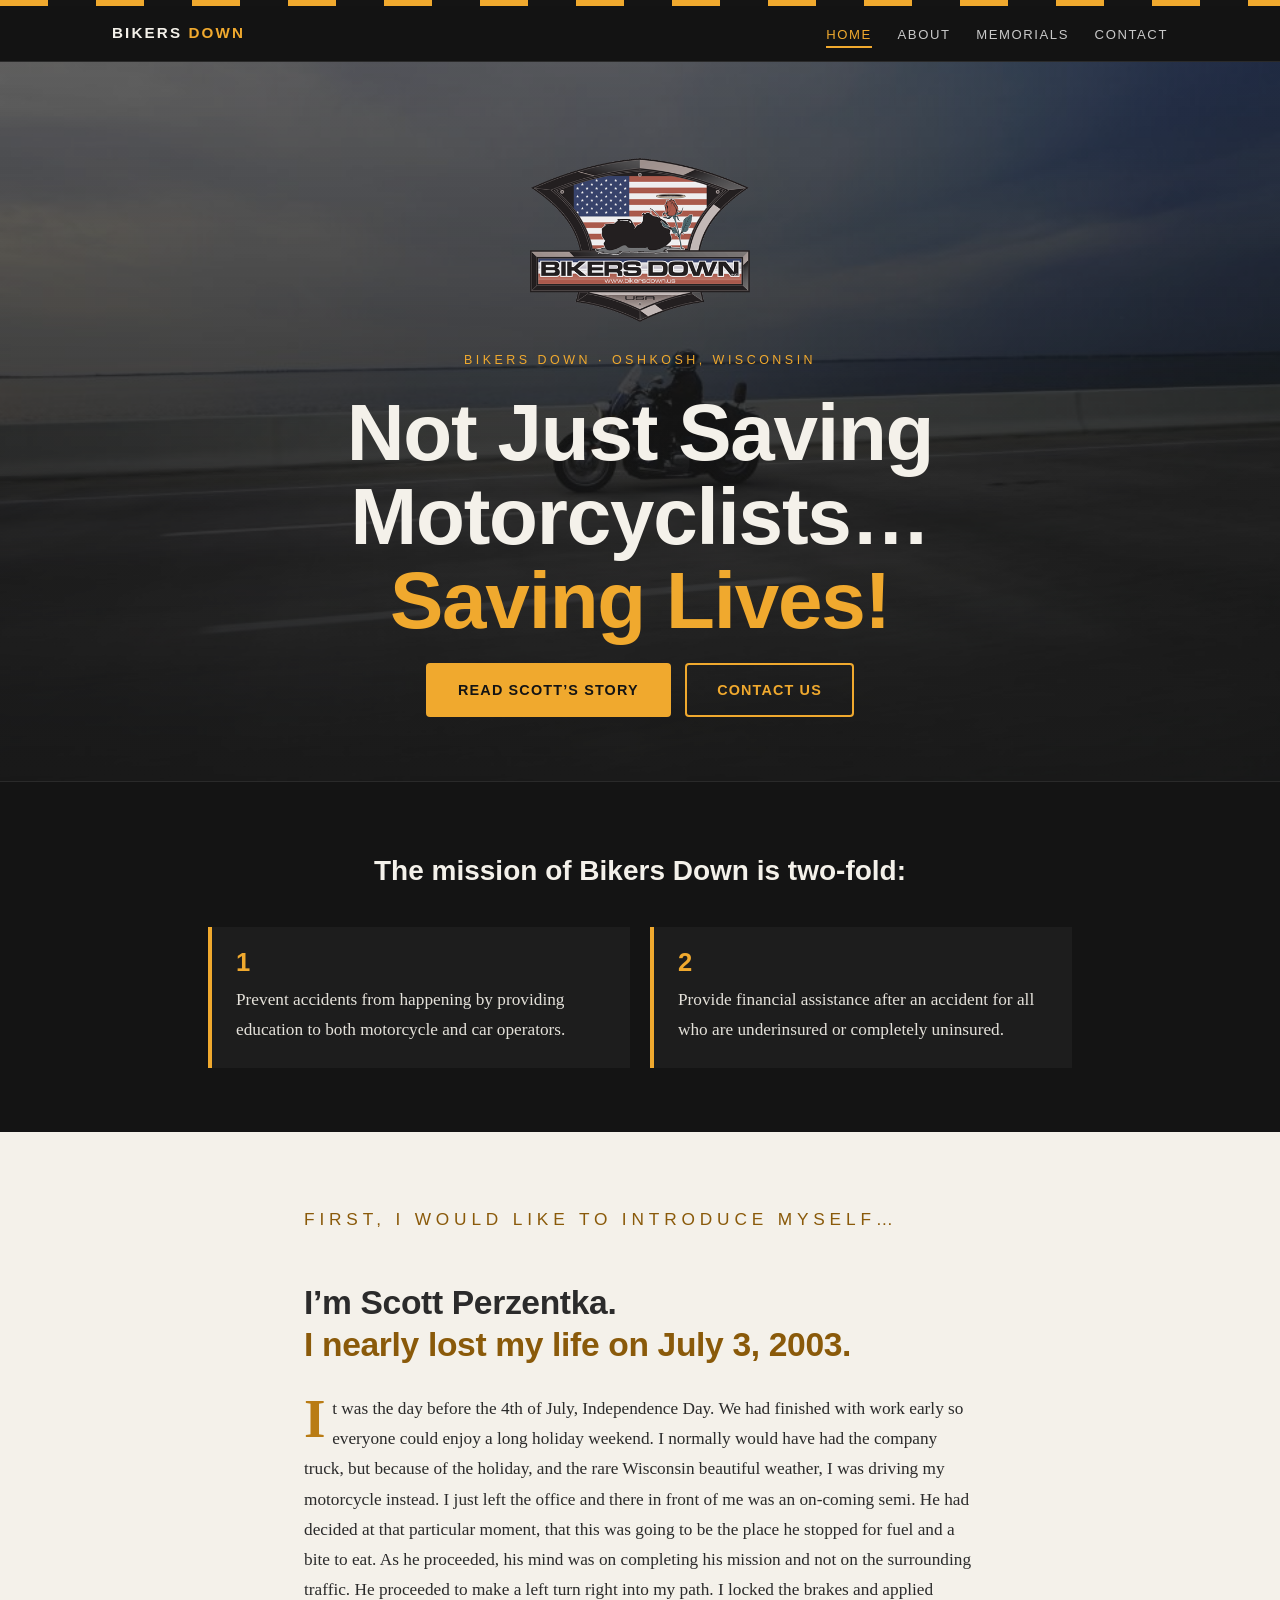
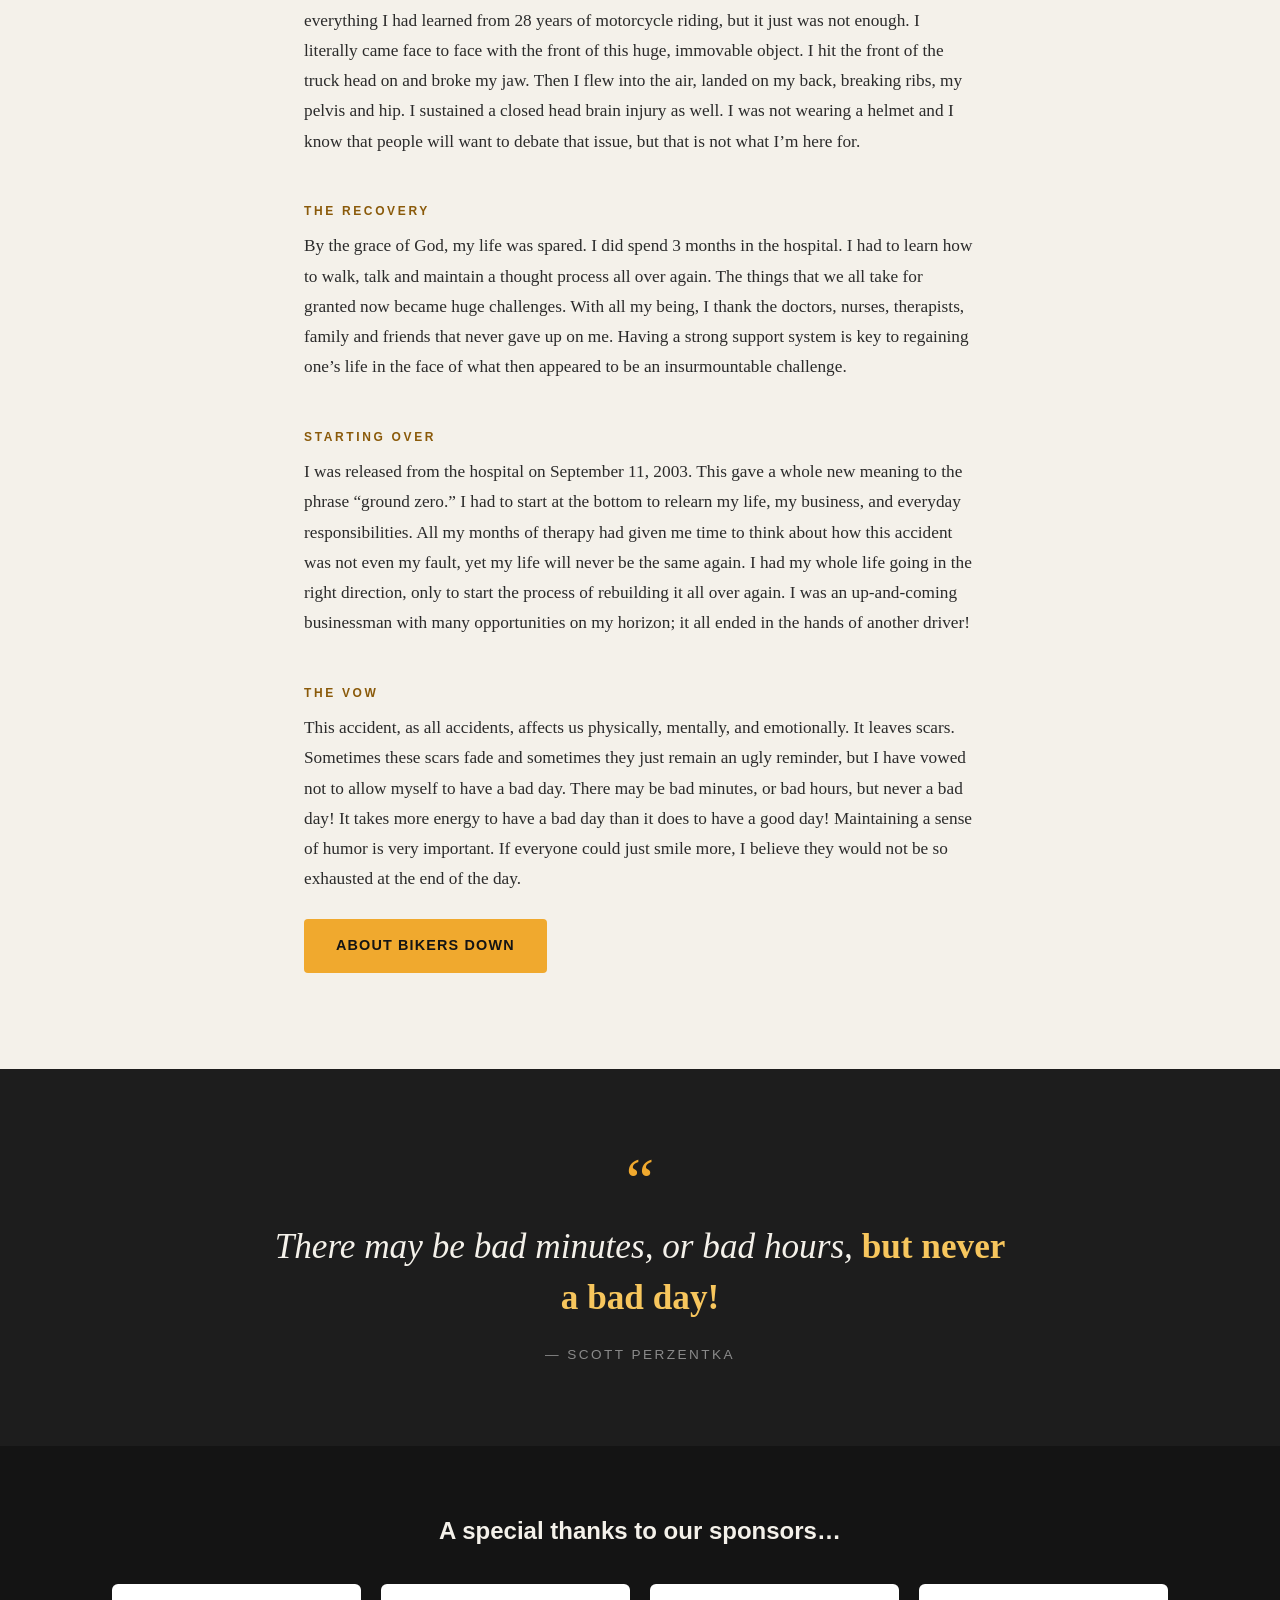
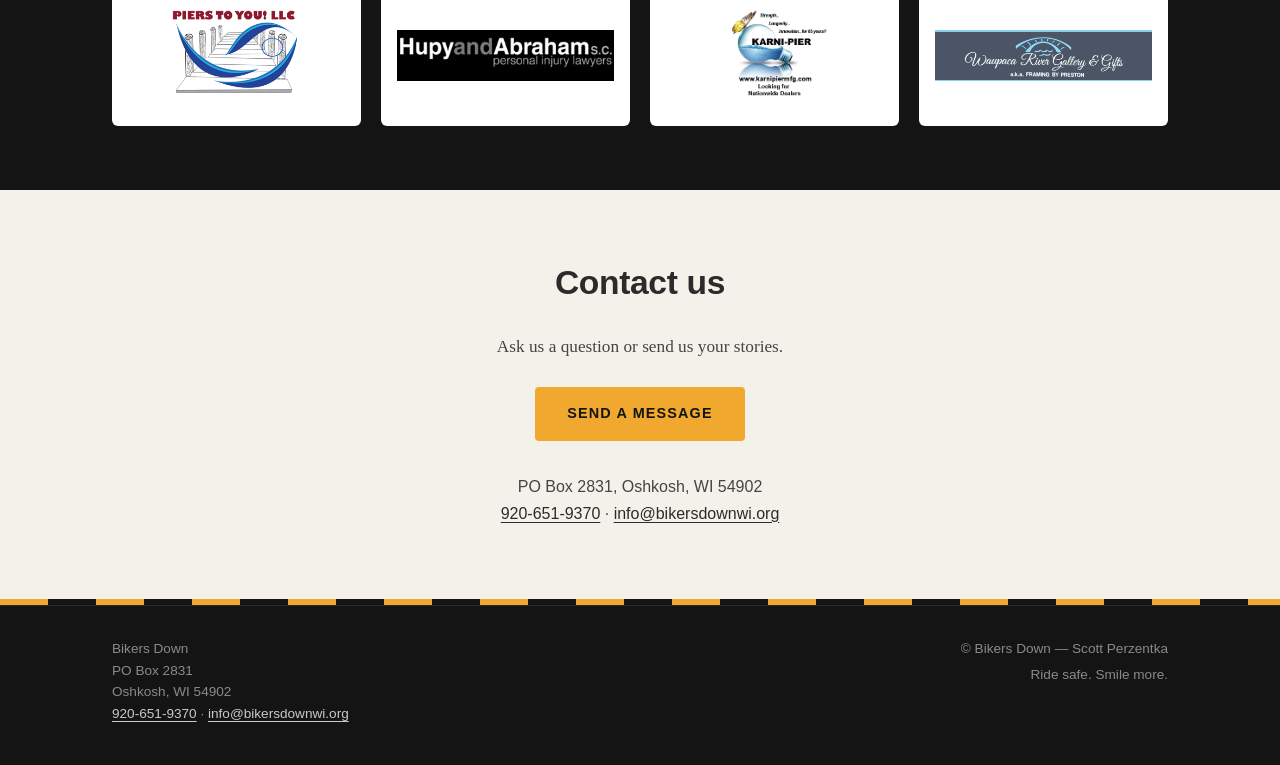
<file: index.html>
<!DOCTYPE html>
<html lang="en">
<head>
<meta charset="UTF-8" />
<meta name="viewport" content="width=device-width, initial-scale=1.0" />
<title>Bikers Down — Not Just Saving Motorcyclists… Saving Lives!</title>
<meta name="description" content="Bikers Down is a Wisconsin organization founded by crash survivor Scott Perzentka to prevent accidents through education and provide financial help to underinsured and uninsured riders." />
<link rel="canonical" href="https://bikersdownwi.org/" />
<meta property="og:type" content="website" />
<meta property="og:site_name" content="Bikers Down" />
<meta property="og:title" content="Bikers Down — Not Just Saving Motorcyclists… Saving Lives!" />
<meta property="og:description" content="Bikers Down is a Wisconsin organization founded by crash survivor Scott Perzentka to prevent accidents through education and provide financial help to underinsured and uninsured riders." />
<meta property="og:url" content="https://bikersdownwi.org/" />
<meta property="og:image" content="https://bikersdownwi.org/img/bikers-down-logo.png" />
<meta name="theme-color" content="#141414" />
<link rel="icon" type="image/png" sizes="32x32" href="/img/favicon.png" />
<link rel="apple-touch-icon" href="/img/apple-touch-icon.png" />
<link rel="stylesheet" href="/css/site.css" />
</head>
<body>
<a class="skip-link" href="#main">Skip to content</a>
<div class="stripe" aria-hidden="true"></div>
<header class="site-nav">
  <nav class="nav-inner" aria-label="Main">
    <a class="brand" href="/">Bikers <span>Down</span></a>
    <ul class="nav-links">
      <li><a href="/" aria-current="page">Home</a></li>
      <li><a href="/about">About</a></li>
      <li><a href="/memorials">Memorials</a></li>
      <li><a href="/contact">Contact</a></li>
    </ul>
  </nav>
</header>
<main id="main">

<div class="hero-photo">
<section class="hero" aria-labelledby="hero-title">
  <img class="logo" src="/img/bikers-down-logo.png" width="404" height="300" alt="Bikers Down logo: a motorcycle silhouette and a rose in front of an American flag" />
  <p class="kicker">Bikers Down &middot; Oshkosh, Wisconsin</p>
  <h1 id="hero-title"><span class="line">Not Just Saving Motorcyclists&hellip;</span><span class="line accent">Saving Lives!</span></h1>
  <div class="btn-row">
    <a class="btn" href="#story">Read Scott&rsquo;s Story</a>
    <a class="btn btn-ghost" href="/contact">Contact Us</a>
  </div>
</section>
</div>

<section class="mission" aria-labelledby="mission-title">
  <div class="mission-inner">
    <h2 id="mission-title">The mission of Bikers Down is two-fold:</h2>
    <ol>
      <li>Prevent accidents from happening by providing education to both motorcycle and car operators.</li>
      <li>Provide financial assistance after an accident for all who are underinsured or completely uninsured.</li>
    </ol>
  </div>
</section>

<section class="paper" id="story" aria-labelledby="story-title">
  <div class="prose">
    <p class="kicker">First, I would like to introduce myself&hellip;</p>
    <h2 id="story-title">I&rsquo;m Scott Perzentka.<br /><span class="accent">I nearly lost my life on July&nbsp;3,&nbsp;2003.</span></h2>

    <p class="dropcap">It was the day before the 4th of July, Independence Day. We had finished with work early so everyone could enjoy a long holiday weekend. I normally would have had the company truck, but because of the holiday, and the rare Wisconsin beautiful weather, I was driving my motorcycle instead. I just left the office and there in front of me was an on-coming semi. He had decided at that particular moment, that this was going to be the place he stopped for fuel and a bite to eat. As he proceeded, his mind was on completing his mission and not on the surrounding traffic. He proceeded to make a left turn right into my path. I locked the brakes and applied everything I had learned from 28 years of motorcycle riding, but it just was not enough. I literally came face to face with the front of this huge, immovable object. I hit the front of the truck head on and broke my jaw. Then I flew into the air, landed on my back, breaking ribs, my pelvis and hip. I sustained a closed head brain injury as well. I was not wearing a helmet and I know that people will want to debate that issue, but that is not what I&rsquo;m here for.</p>

    <h3 class="section-label">The recovery</h3>
    <p>By the grace of God, my life was spared. I did spend 3 months in the hospital. I had to learn how to walk, talk and maintain a thought process all over again. The things that we all take for granted now became huge challenges. With all my being, I thank the doctors, nurses, therapists, family and friends that never gave up on me. Having a strong support system is key to regaining one&rsquo;s life in the face of what then appeared to be an insurmountable challenge.</p>

    <h3 class="section-label">Starting over</h3>
    <p>I was released from the hospital on September 11, 2003. This gave a whole new meaning to the phrase &ldquo;ground zero.&rdquo; I had to start at the bottom to relearn my life, my business, and everyday responsibilities. All my months of therapy had given me time to think about how this accident was not even my fault, yet my life will never be the same again. I had my whole life going in the right direction, only to start the process of rebuilding it all over again. I was an up-and-coming businessman with many opportunities on my horizon; it all ended in the hands of another driver!</p>

    <h3 class="section-label" id="vow">The vow</h3>
    <p>This accident, as all accidents, affects us physically, mentally, and emotionally. It leaves scars. Sometimes these scars fade and sometimes they just remain an ugly reminder, but I have vowed not to allow myself to have a bad day. There may be bad minutes, or bad hours, but never a bad day! It takes more energy to have a bad day than it does to have a good day! Maintaining a sense of humor is very important. If everyone could just smile more, I believe they would not be so exhausted at the end of the day.</p>

    <p><a class="btn" href="/about">About Bikers Down</a></p>
  </div>
</section>

<section class="quote-band" aria-label="Scott's vow">
  <figure class="quote-inner">
    <div class="mark" aria-hidden="true">&ldquo;</div>
    <blockquote><p>There may be bad minutes, or bad hours, <strong>but never a bad day!</strong></p></blockquote>
    <figcaption>&mdash; Scott Perzentka</figcaption>
  </figure>
</section>

<section class="sponsors" aria-labelledby="sponsors-title">
  <div class="sponsors-inner">
    <h2 id="sponsors-title">A special thanks to our sponsors&hellip;</h2>
    <ul class="sponsor-list">
      <li><img src="/img/sponsors/piers-to-you.png" width="300" height="209" alt="Piers To You! LLC" loading="lazy" /></li>
      <li><img src="/img/sponsors/hupy-and-abraham.png" width="300" height="70" alt="Hupy and Abraham S.C., personal injury lawyers" loading="lazy" /></li>
      <li><img src="/img/sponsors/karni-pier.png" width="275" height="254" alt="Karni-Pier" loading="lazy" /></li>
      <li><img src="/img/sponsors/waupaca-river-gallery.png" width="808" height="187" alt="Waupaca River Gallery &amp; Gifts, a.k.a. Framing by Preston" loading="lazy" /></li>
    </ul>
  </div>
</section>

<section class="paper teaser" id="contact-us" aria-labelledby="teaser-title">
  <div class="prose">
    <h2 id="teaser-title">Contact us</h2>
    <p>Ask us a question or send us your stories.</p>
    <a class="btn" href="/contact">Send a Message</a>
    <address>
      PO Box 2831, Oshkosh, WI 54902<br />
      <a href="tel:+19206519370">920-651-9370</a> &middot; <a href="mailto:info@bikersdownwi.org">info@bikersdownwi.org</a>
    </address>
  </div>
</section>

</main>

<div class="stripe" aria-hidden="true"></div>
<footer class="site-footer">
  <div class="footer-inner">
    <address>
      Bikers Down<br />
      PO Box 2831<br />
      Oshkosh, WI 54902<br />
      <a href="tel:+19206519370">920-651-9370</a> &middot; <a href="mailto:info@bikersdownwi.org">info@bikersdownwi.org</a>
    </address>
    <div class="footer-meta">
      <span>&copy; Bikers Down &mdash; Scott Perzentka</span>
      <span>Ride safe. Smile more.</span>
    </div>
  </div>
</footer>
</body>
</html>
</file>
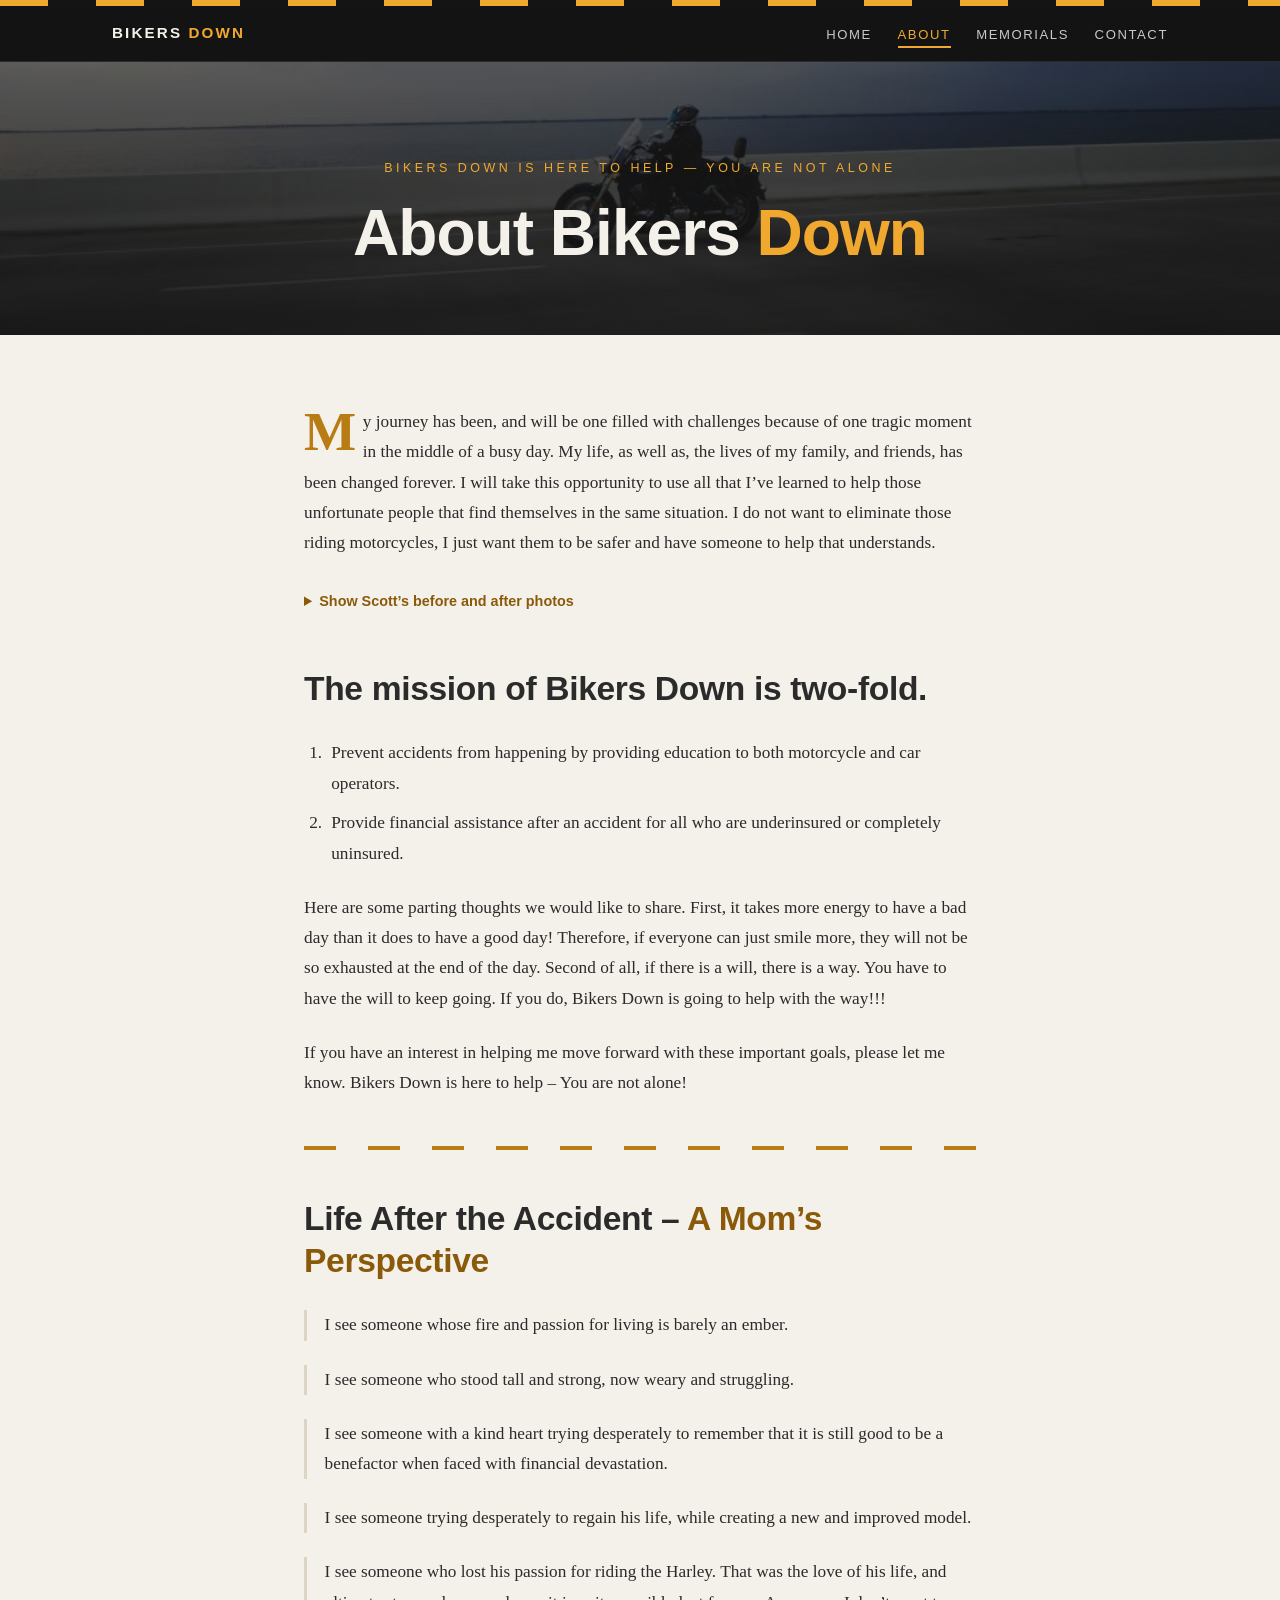
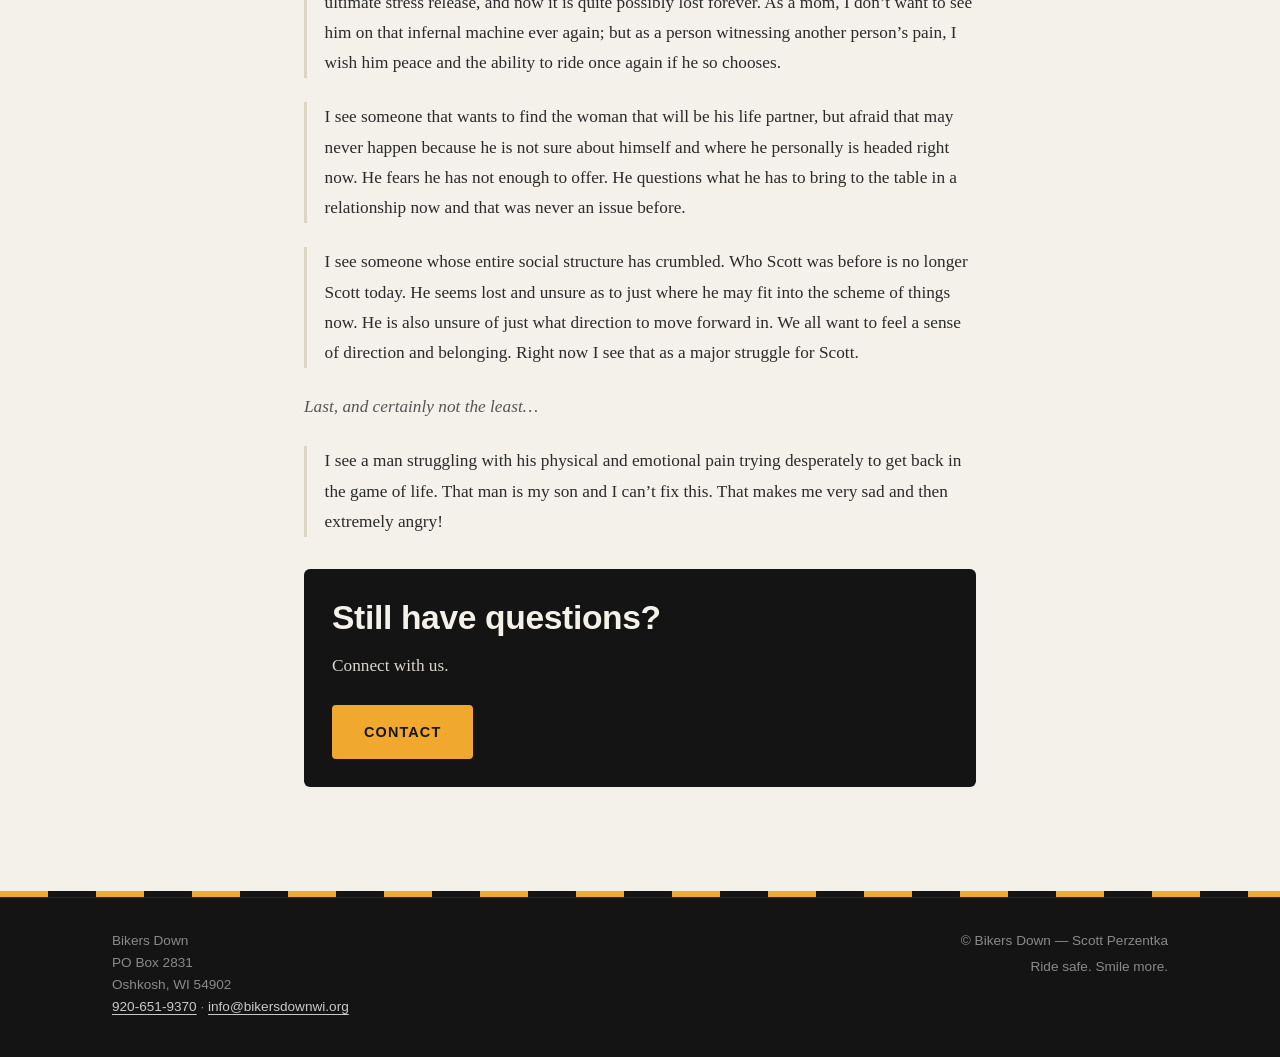
<file: about.html>
<!DOCTYPE html>
<html lang="en">
<head>
<meta charset="UTF-8" />
<meta name="viewport" content="width=device-width, initial-scale=1.0" />
<title>About Bikers Down — Scott Perzentka's Mission</title>
<meta name="description" content="Why Scott Perzentka started Bikers Down after his 2003 motorcycle crash, the organization's two-fold mission, and his mother's account of life after the accident." />
<link rel="canonical" href="https://bikersdownwi.org/about" />
<meta property="og:type" content="website" />
<meta property="og:site_name" content="Bikers Down" />
<meta property="og:title" content="About Bikers Down — Scott Perzentka's Mission" />
<meta property="og:description" content="Why Scott Perzentka started Bikers Down after his 2003 motorcycle crash, the organization's two-fold mission, and his mother's account of life after the accident." />
<meta property="og:url" content="https://bikersdownwi.org/about" />
<meta property="og:image" content="https://bikersdownwi.org/img/bikers-down-logo.png" />
<meta name="theme-color" content="#141414" />
<link rel="icon" type="image/png" sizes="32x32" href="/img/favicon.png" />
<link rel="apple-touch-icon" href="/img/apple-touch-icon.png" />
<link rel="stylesheet" href="/css/site.css" />
</head>
<body>
<a class="skip-link" href="#main">Skip to content</a>
<div class="stripe" aria-hidden="true"></div>
<header class="site-nav">
  <nav class="nav-inner" aria-label="Main">
    <a class="brand" href="/">Bikers <span>Down</span></a>
    <ul class="nav-links">
      <li><a href="/">Home</a></li>
      <li><a href="/about" aria-current="page">About</a></li>
      <li><a href="/memorials">Memorials</a></li>
      <li><a href="/contact">Contact</a></li>
    </ul>
  </nav>
</header>
<main id="main">

<div class="hero-photo">
<section class="hero compact" aria-labelledby="page-title">
  <p class="kicker">Bikers Down is here to help &mdash; you are not alone</p>
  <h1 id="page-title">About Bikers <span class="down">Down</span></h1>
</section>
</div>

<article class="paper">
  <div class="prose">

    <p class="dropcap">My journey has been, and will be one filled with challenges because of one tragic moment in the middle of a busy day. My life, as well as, the lives of my family, and friends, has been changed forever. I will take this opportunity to use all that I&rsquo;ve learned to help those unfortunate people that find themselves in the same situation. I do not want to eliminate those riding motorcycles, I just want them to be safer and have someone to help that understands.</p>

    <details class="sensitive">
      <summary>Show Scott&rsquo;s before and after photos</summary>
      <p class="note">The &ldquo;after&rdquo; photo was taken in the hospital following the crash and shows serious facial injuries.</p>
      <div class="photo-pair">
        <figure>
          <img src="/img/scott-before.jpg" width="401" height="302" alt="Scott Perzentka before the accident, smiling, wearing a yellow T-shirt" loading="lazy" />
          <figcaption>Before</figcaption>
        </figure>
        <figure>
          <img src="/img/scott-after-accident.jpg" width="398" height="301" alt="Scott in a hospital bed after the crash, his face cut and swollen, with a breathing tube and neck brace" loading="lazy" />
          <figcaption>After</figcaption>
        </figure>
      </div>
    </details>

    <h2>The mission of Bikers Down is two-fold.</h2>
    <ol class="plain">
      <li>Prevent accidents from happening by providing education to both motorcycle and car operators.</li>
      <li>Provide financial assistance after an accident for all who are underinsured or completely uninsured.</li>
    </ol>

    <p>Here are some parting thoughts we would like to share. First, it takes more energy to have a bad day than it does to have a good day! Therefore, if everyone can just smile more, they will not be so exhausted at the end of the day. Second of all, if there is a will, there is a way. You have to have the will to keep going. If you do, Bikers Down is going to help with the way!!!</p>

    <p>If you have an interest in helping me move forward with these important goals, please let me know. Bikers Down is here to help &ndash; You are not alone!</p>

    <hr class="rule" />

    <section class="perspective" aria-labelledby="mom-title">
      <h2 id="mom-title">Life After the Accident &ndash; <span class="accent">A Mom&rsquo;s Perspective</span></h2>
      <p>I see someone whose fire and passion for living is barely an ember.</p>
      <p>I see someone who stood tall and strong, now weary and struggling.</p>
      <p>I see someone with a kind heart trying desperately to remember that it is still good to be a benefactor when faced with financial devastation.</p>
      <p>I see someone trying desperately to regain his life, while creating a new and improved model.</p>
      <p>I see someone who lost his passion for riding the Harley. That was the love of his life, and ultimate stress release, and now it is quite possibly lost forever. As a mom, I don&rsquo;t want to see him on that infernal machine ever again; but as a person witnessing another person&rsquo;s pain, I wish him peace and the ability to ride once again if he so chooses.</p>
      <p>I see someone that wants to find the woman that will be his life partner, but afraid that may never happen because he is not sure about himself and where he personally is headed right now. He fears he has not enough to offer. He questions what he has to bring to the table in a relationship now and that was never an issue before.</p>
      <p>I see someone whose entire social structure has crumbled. Who Scott was before is no longer Scott today. He seems lost and unsure as to just where he may fit into the scheme of things now. He is also unsure of just what direction to move forward in. We all want to feel a sense of direction and belonging. Right now I see that as a major struggle for Scott.</p>
      <p class="aside">Last, and certainly not the least&hellip;</p>
      <p>I see a man struggling with his physical and emotional pain trying desperately to get back in the game of life. That man is my son and I can&rsquo;t fix this. That makes me very sad and then extremely angry!</p>
    </section>

    <div class="callout">
      <h2>Still have questions?</h2>
      <p>Connect with us.</p>
      <a class="btn" href="/contact">Contact</a>
    </div>

  </div>
</article>

</main>

<div class="stripe" aria-hidden="true"></div>
<footer class="site-footer">
  <div class="footer-inner">
    <address>
      Bikers Down<br />
      PO Box 2831<br />
      Oshkosh, WI 54902<br />
      <a href="tel:+19206519370">920-651-9370</a> &middot; <a href="mailto:info@bikersdownwi.org">info@bikersdownwi.org</a>
    </address>
    <div class="footer-meta">
      <span>&copy; Bikers Down &mdash; Scott Perzentka</span>
      <span>Ride safe. Smile more.</span>
    </div>
  </div>
</footer>
</body>
</html>
</file>
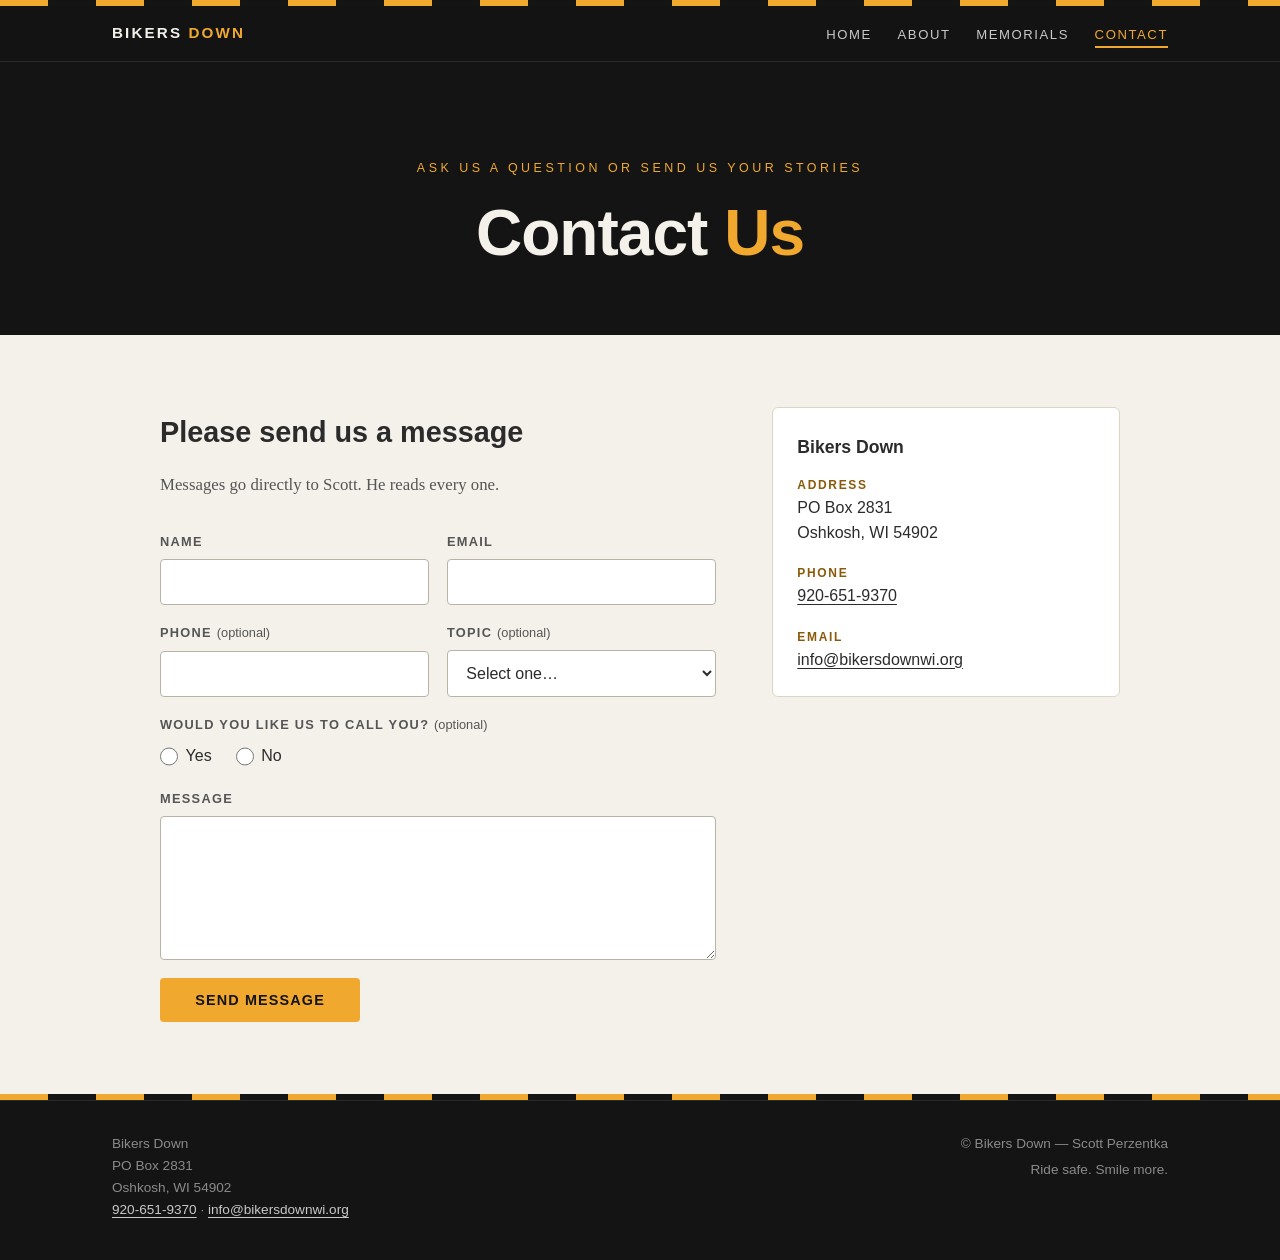
<file: contact.html>
<!DOCTYPE html>
<html lang="en">
<head>
<meta charset="UTF-8" />
<meta name="viewport" content="width=device-width, initial-scale=1.0" />
<title>Contact Bikers Down — Oshkosh, Wisconsin</title>
<meta name="description" content="Contact Bikers Down. Ask a question, share a survivor story or memorial, or ask about sponsoring or donating. PO Box 2831, Oshkosh, WI 54902 · 920-651-9370." />
<link rel="canonical" href="https://bikersdownwi.org/contact" />
<meta property="og:type" content="website" />
<meta property="og:site_name" content="Bikers Down" />
<meta property="og:title" content="Contact Bikers Down — Oshkosh, Wisconsin" />
<meta property="og:description" content="Contact Bikers Down. Ask a question, share a survivor story or memorial, or ask about sponsoring or donating. PO Box 2831, Oshkosh, WI 54902 · 920-651-9370." />
<meta property="og:url" content="https://bikersdownwi.org/contact" />
<meta property="og:image" content="https://bikersdownwi.org/img/bikers-down-logo.png" />
<meta name="theme-color" content="#141414" />
<link rel="icon" type="image/png" sizes="32x32" href="/img/favicon.png" />
<link rel="apple-touch-icon" href="/img/apple-touch-icon.png" />
<link rel="stylesheet" href="/css/site.css" />
</head>
<body>
<a class="skip-link" href="#main">Skip to content</a>
<div class="stripe" aria-hidden="true"></div>
<header class="site-nav">
  <nav class="nav-inner" aria-label="Main">
    <a class="brand" href="/">Bikers <span>Down</span></a>
    <ul class="nav-links">
      <li><a href="/">Home</a></li>
      <li><a href="/about">About</a></li>
      <li><a href="/memorials">Memorials</a></li>
      <li><a href="/contact" aria-current="page">Contact</a></li>
    </ul>
  </nav>
</header>
<main id="main">

<section class="hero compact" aria-labelledby="page-title">
  <p class="kicker">Ask us a question or send us your stories</p>
  <h1 id="page-title">Contact <span class="down">Us</span></h1>
</section>

<section class="paper">
  <div class="contact-grid">

    <div>
      <h2>Please send us a message</h2>
      <p class="intro">Messages go directly to Scott. He reads every one.</p>

      <form class="contact-form" id="contactForm" action="https://formsubmit.co/dockperz@gmail.com" method="POST" novalidate>
        <div class="form-row">
          <div class="field">
            <label for="name">Name</label>
            <input type="text" id="name" name="name" autocomplete="name" required />
          </div>
          <div class="field">
            <label for="email">Email</label>
            <input type="email" id="email" name="email" autocomplete="email" required />
          </div>
        </div>
        <div class="form-row">
          <div class="field">
            <label for="phone">Phone <span class="opt">(optional)</span></label>
            <input type="tel" id="phone" name="phone" autocomplete="tel" />
          </div>
          <div class="field">
            <label for="topic">Topic <span class="opt">(optional)</span></label>
            <select id="topic" name="topic">
              <option value="">Select one&hellip;</option>
              <option value="General Question">General Question</option>
              <option value="Survivor Story">Survivor Story</option>
              <option value="Memorial">Memorial</option>
              <option value="Become a Sponsor">Become a Sponsor</option>
              <option value="Become a Donor">Become a Donor</option>
            </select>
          </div>
        </div>
        <fieldset class="field choice">
          <legend>Would you like us to call you? <span class="opt">(optional)</span></legend>
          <div class="choice-row">
            <label><input type="radio" name="call_back" value="Yes" /> Yes</label>
            <label><input type="radio" name="call_back" value="No" /> No</label>
          </div>
        </fieldset>
        <div class="field">
          <label for="message">Message</label>
          <textarea id="message" name="message" required></textarea>
        </div>

        <div class="hp" aria-hidden="true">
          <label for="hp-field">Leave this field empty</label>
          <input type="text" id="hp-field" name="_honey" tabindex="-1" autocomplete="off" />
        </div>
        <input type="hidden" name="_subject" value="New message from the Bikers Down website" />
        <input type="hidden" name="_template" value="table" />
        <input type="hidden" name="_captcha" value="false" />

        <div class="form-status" id="formStatus" role="status" aria-live="polite"></div>
        <button type="submit" class="btn btn-submit" id="submitBtn">Send Message</button>
      </form>
    </div>

    <aside class="contact-details" aria-labelledby="details-title">
      <h2 id="details-title">Bikers Down</h2>
      <address>
      <dl>
        <div>
          <dt>Address</dt>
          <dd>PO Box 2831<br />Oshkosh, WI 54902</dd>
        </div>
        <div>
          <dt>Phone</dt>
          <dd><a href="tel:+19206519370">920-651-9370</a></dd>
        </div>
        <div>
          <dt>Email</dt>
          <dd><a href="mailto:info@bikersdownwi.org">info@bikersdownwi.org</a></dd>
        </div>
      </dl>
      </address>
    </aside>

  </div>
</section>

</main>

<div class="stripe" aria-hidden="true"></div>
<footer class="site-footer">
  <div class="footer-inner">
    <address>
      Bikers Down<br />
      PO Box 2831<br />
      Oshkosh, WI 54902<br />
      <a href="tel:+19206519370">920-651-9370</a> &middot; <a href="mailto:info@bikersdownwi.org">info@bikersdownwi.org</a>
    </address>
    <div class="footer-meta">
      <span>&copy; Bikers Down &mdash; Scott Perzentka</span>
      <span>Ride safe. Smile more.</span>
    </div>
  </div>
</footer>
<script src="/js/contact.js" defer></script>
</body>
</html>
</file>
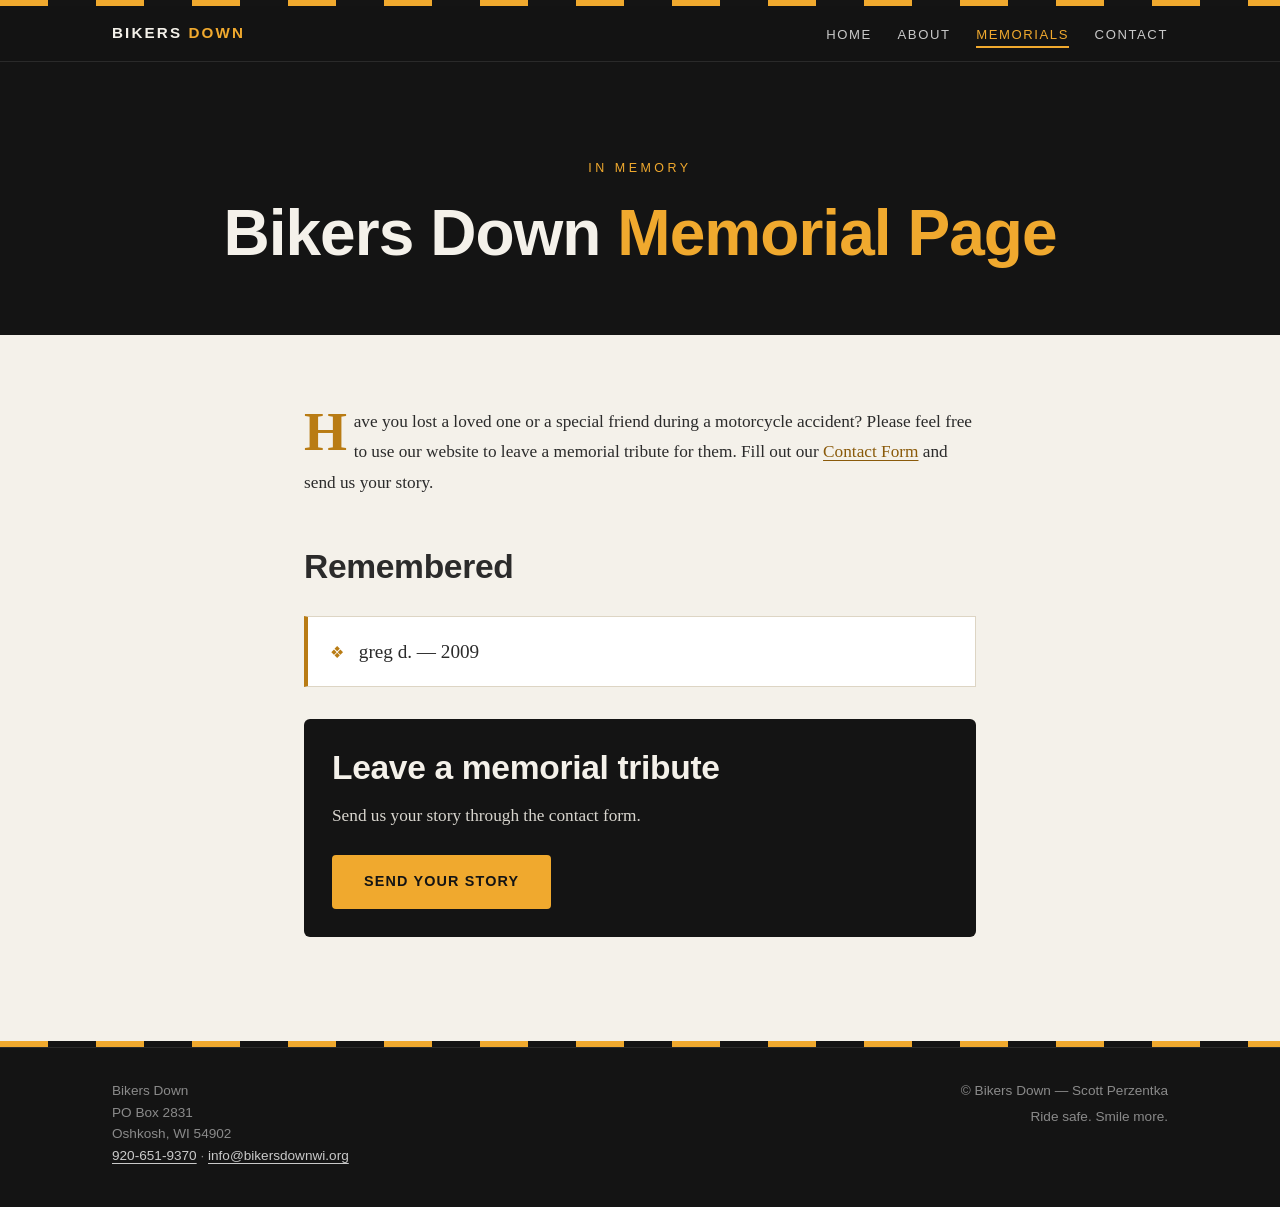
<file: memorials.html>
<!DOCTYPE html>
<html lang="en">
<head>
<meta charset="UTF-8" />
<meta name="viewport" content="width=device-width, initial-scale=1.0" />
<title>Memorials — Bikers Down</title>
<meta name="description" content="Remember a loved one or friend lost in a motorcycle accident. Send Bikers Down your story and we'll share a memorial tribute." />
<link rel="canonical" href="https://bikersdownwi.org/memorials" />
<meta property="og:type" content="website" />
<meta property="og:site_name" content="Bikers Down" />
<meta property="og:title" content="Memorials — Bikers Down" />
<meta property="og:description" content="Remember a loved one or friend lost in a motorcycle accident. Send Bikers Down your story and we'll share a memorial tribute." />
<meta property="og:url" content="https://bikersdownwi.org/memorials" />
<meta property="og:image" content="https://bikersdownwi.org/img/bikers-down-logo.png" />
<meta name="theme-color" content="#141414" />
<link rel="icon" type="image/png" sizes="32x32" href="/img/favicon.png" />
<link rel="apple-touch-icon" href="/img/apple-touch-icon.png" />
<link rel="stylesheet" href="/css/site.css" />
</head>
<body>
<a class="skip-link" href="#main">Skip to content</a>
<div class="stripe" aria-hidden="true"></div>
<header class="site-nav">
  <nav class="nav-inner" aria-label="Main">
    <a class="brand" href="/">Bikers <span>Down</span></a>
    <ul class="nav-links">
      <li><a href="/">Home</a></li>
      <li><a href="/about">About</a></li>
      <li><a href="/memorials" aria-current="page">Memorials</a></li>
      <li><a href="/contact">Contact</a></li>
    </ul>
  </nav>
</header>
<main id="main">

<section class="hero compact" aria-labelledby="page-title">
  <p class="kicker">In memory</p>
  <h1 id="page-title">Bikers Down <span class="down">Memorial Page</span></h1>
</section>

<section class="paper">
  <div class="prose">
    <p class="dropcap">Have you lost a loved one or a special friend during a motorcycle accident? Please feel free to use our website to leave a memorial tribute for them. Fill out our <a href="/contact?topic=Memorial">Contact Form</a> and send us your story.</p>

    <h2>Remembered</h2>
    <ul class="memorial-list">
      <li><span class="rose" aria-hidden="true">&#10070;</span> greg d. &mdash; 2009</li>
    </ul>

    <div class="callout">
      <h2>Leave a memorial tribute</h2>
      <p>Send us your story through the contact form.</p>
      <a class="btn" href="/contact?topic=Memorial">Send Your Story</a>
    </div>
  </div>
</section>

</main>

<div class="stripe" aria-hidden="true"></div>
<footer class="site-footer">
  <div class="footer-inner">
    <address>
      Bikers Down<br />
      PO Box 2831<br />
      Oshkosh, WI 54902<br />
      <a href="tel:+19206519370">920-651-9370</a> &middot; <a href="mailto:info@bikersdownwi.org">info@bikersdownwi.org</a>
    </address>
    <div class="footer-meta">
      <span>&copy; Bikers Down &mdash; Scott Perzentka</span>
      <span>Ride safe. Smile more.</span>
    </div>
  </div>
</footer>
</body>
</html>
</file>
<file: css/site.css>
/* Bikers Down — shared styles. Tokens and motifs carried over from the original mockup. */
:root {
  --asphalt: #141414;
  --asphalt-2: #1d1d1d;
  --amber: #f0a92e;
  --amber-soft: #f7c65d;
  --amber-dark: #b97c14;
  --amber-ink: #8a5a0a; /* amber dark enough for small text on paper (AA) */
  --paper: #f4f1ea;
  --ink: #2b2b2b;
  --muted: #8a8a8a;
  --sans: -apple-system, BlinkMacSystemFont, 'Segoe UI', Roboto, sans-serif;
}
* { margin: 0; padding: 0; box-sizing: border-box; }
html { scroll-behavior: smooth; }
@media (prefers-reduced-motion: reduce) { html { scroll-behavior: auto; } }
body {
  background: var(--asphalt);
  color: var(--paper);
  font-family: Georgia, 'Times New Roman', serif;
  line-height: 1.75;
  -webkit-font-smoothing: antialiased;
}
img { max-width: 100%; height: auto; display: block; }
a { color: inherit; }

/* ---- focus: visible everywhere ---- */
:focus-visible { outline: 3px solid var(--amber); outline-offset: 3px; border-radius: 2px; }
.paper :focus-visible { outline-color: var(--amber-dark); }

.skip-link {
  position: absolute; left: 1rem; top: -4rem; z-index: 100;
  background: var(--amber); color: var(--asphalt);
  font-family: var(--sans); font-weight: 700; text-decoration: none;
  padding: .6rem 1rem; border-radius: 4px;
}
.skip-link:focus { top: 1rem; }

/* ---- highway center line ---- */
.stripe {
  height: 6px;
  background: repeating-linear-gradient(to right, var(--amber) 0 48px, transparent 48px 96px);
}

/* ---- sticky nav ---- */
.site-nav {
  position: sticky; top: 0; z-index: 50;
  background: rgba(20, 20, 20, .94);
  backdrop-filter: blur(6px);
  border-bottom: 1px solid #2a2a2a;
}
.nav-inner {
  max-width: 72rem; margin: 0 auto;
  display: flex; align-items: center; justify-content: space-between; gap: 1rem;
  padding: .85rem clamp(1.25rem, 5vw, 3rem);
}
.brand {
  font-family: var(--sans);
  font-weight: 800; letter-spacing: .14em; text-transform: uppercase;
  font-size: .95rem; color: var(--paper); text-decoration: none;
}
.brand span { color: var(--amber); }
.nav-links { display: flex; gap: 1.6rem; list-style: none; }
.nav-links a {
  font-family: var(--sans);
  font-size: .82rem; letter-spacing: .12em; text-transform: uppercase;
  color: #c9c9c9; text-decoration: none;
  padding: .25rem 0; border-bottom: 2px solid transparent;
}
.nav-links a:hover { color: var(--amber-soft); }
.nav-links a[aria-current="page"] { color: var(--amber); border-bottom-color: var(--amber); }

/* ---- hero ---- */
.hero {
  max-width: 72rem; margin: 0 auto;
  padding: clamp(3rem, 9vw, 6rem) clamp(1.25rem, 5vw, 3rem) clamp(2.5rem, 6vw, 4rem);
  text-align: center;
}
.hero.compact { padding-bottom: clamp(2rem, 5vw, 3rem); }
.hero .logo { width: clamp(150px, 26vw, 220px); margin: 0 auto 1.75rem; }
.paper .kicker { color: var(--amber-ink); }
.kicker {
  font-family: var(--sans);
  text-transform: uppercase; letter-spacing: .28em;
  font-size: .78rem; color: var(--amber);
  margin-bottom: 1.25rem;
}
.hero h1 {
  font-family: var(--sans);
  font-weight: 900;
  font-size: clamp(2.4rem, 8vw, 5rem);
  line-height: 1.05; letter-spacing: -0.015em;
  margin-bottom: 1.25rem;
}
.hero.compact h1 { font-size: clamp(2.2rem, 7vw, 4rem); }
.hero h1 .down, .hero h1 .accent { color: var(--amber); }
.hero h1 .line { display: block; }
.lede {
  font-size: clamp(1.05rem, 2.4vw, 1.3rem);
  color: #cfcfcf; max-width: 44rem; margin: 0 auto 2rem;
  font-style: italic;
}
.btn {
  display: inline-block;
  font-family: var(--sans);
  font-weight: 700; font-size: .9rem; letter-spacing: .08em; text-transform: uppercase;
  color: var(--asphalt); background: var(--amber);
  padding: .9rem 2rem; border-radius: 4px; text-decoration: none;
  border: none; cursor: pointer;
  transition: background .15s ease;
}
.btn:hover { background: var(--amber-soft); }
.btn-row { display: flex; flex-wrap: wrap; gap: .9rem; justify-content: center; }
.btn-ghost {
  background: transparent; color: var(--amber);
  box-shadow: inset 0 0 0 2px var(--amber);
}
.btn-ghost:hover { background: rgba(240, 169, 46, .12); }

/* Lone rider on an open highway: CC0 photo by Drew Coffman via StockSnap (see IMAGE-CREDITS.md).
   Darkened so the headline stays readable. */
.hero-photo {
  background:
    linear-gradient(rgba(20, 20, 20, .62), rgba(20, 20, 20, .9)),
    url('/img/hero-highway.jpg') 55% 55% / cover no-repeat;
}

/* ---- mission (dark band) ---- */
.mission { border-top: 1px solid #2a2a2a; }
.mission-inner {
  max-width: 60rem; margin: 0 auto;
  padding: clamp(2.5rem, 7vw, 4rem) clamp(1.25rem, 5vw, 3rem);
}
.mission h2 {
  font-family: var(--sans); text-align: center;
  font-size: clamp(1.3rem, 3.4vw, 1.75rem); font-weight: 800;
  margin-bottom: 2rem;
}
.mission ol {
  list-style: none; counter-reset: m;
  display: grid; grid-template-columns: 1fr 1fr; gap: 1.25rem;
}
.mission li {
  counter-increment: m;
  background: var(--asphalt-2); border-left: 4px solid var(--amber);
  padding: 1.4rem 1.5rem; font-size: 1.08rem; color: #e4e1da;
}
.mission li::before {
  content: counter(m);
  display: block; font-family: var(--sans); font-weight: 900;
  font-size: 1.6rem; line-height: 1; color: var(--amber); margin-bottom: .6rem;
}

/* ---- paper (light) sections ---- */
.paper { background: var(--paper); color: var(--ink); }
.prose {
  max-width: 46rem; margin: 0 auto;
  padding: clamp(2.5rem, 7vw, 4.5rem) clamp(1.25rem, 5vw, 2rem);
}
.prose h2 {
  font-family: var(--sans);
  font-size: clamp(1.5rem, 4vw, 2.1rem);
  font-weight: 800; letter-spacing: -0.01em;
  line-height: 1.25; margin-bottom: 1.75rem;
}
.prose h2 .accent { color: var(--amber-ink); }
.prose h2:not(:first-child) { margin-top: 3rem; }
.prose p { margin-bottom: 1.5rem; font-size: 1.08rem; }
.prose .dropcap::first-letter {
  font-size: 3.2em; float: left; line-height: .9;
  padding-right: .12em; font-weight: bold; color: var(--amber-dark);
}
.prose a { color: var(--amber-ink); text-underline-offset: 3px; }
.prose a:hover { color: var(--ink); }
.prose a.btn { color: var(--asphalt); }
.section-label {
  font-family: var(--sans);
  text-transform: uppercase; letter-spacing: .22em; font-size: .75rem;
  color: var(--amber-ink); margin: 2.75rem 0 .6rem;
}
h3.section-label { font-weight: 700; }
.prose ol.plain { margin: 0 0 1.5rem 1.4rem; font-size: 1.08rem; }
.prose ol.plain li { margin-bottom: .6rem; padding-left: .3rem; }
.rule { border: 0; height: 4px; margin: 3rem 0;
  background: repeating-linear-gradient(to right, var(--amber-dark) 0 32px, transparent 32px 64px); }

/* ---- mom's perspective ---- */
.perspective p { padding-left: 1.1rem; border-left: 3px solid #ddd5c4; }
.perspective p.aside { border-left: none; padding-left: 0; font-style: italic; color: #555; }

/* ---- before / after photos ---- */
.photo-pair { display: grid; grid-template-columns: 1fr 1fr; gap: 1rem; margin: .5rem 0 1rem; }
.photo-pair figure { background: #fff; padding: .5rem; border: 1px solid #ddd5c4; }
.photo-pair figcaption {
  font-family: var(--sans); font-size: .8rem; letter-spacing: .1em; text-transform: uppercase;
  color: #555; text-align: center; padding-top: .45rem;
}
details.sensitive { margin: 0 0 2rem; }
details.sensitive summary {
  font-family: var(--sans); font-weight: 700; font-size: .9rem; cursor: pointer;
  color: var(--amber-ink); padding: .4rem 0;
}
details.sensitive .note { font-family: var(--sans); font-size: .9rem; color: #666; margin: .5rem 0 1rem; }

/* ---- pull quote ---- */
.quote-band { background: var(--asphalt-2); }
.quote-inner {
  max-width: 52rem; margin: 0 auto; text-align: center;
  padding: clamp(3rem, 8vw, 5rem) clamp(1.25rem, 5vw, 3rem);
}
.quote-inner .mark { font-size: 4rem; color: var(--amber); line-height: 1; }
.quote-inner blockquote {
  font-size: clamp(1.4rem, 4vw, 2.2rem);
  font-style: italic; line-height: 1.45; color: var(--paper);
  margin: .5rem 0 1.25rem;
}
.quote-inner blockquote strong { color: var(--amber-soft); font-style: normal; }
.quote-inner figcaption {
  font-family: var(--sans);
  font-size: .85rem; letter-spacing: .18em;
  text-transform: uppercase; color: var(--muted);
}

/* ---- sponsors ---- */
.sponsors-inner {
  max-width: 72rem; margin: 0 auto; text-align: center;
  padding: clamp(2.5rem, 7vw, 4rem) clamp(1.25rem, 5vw, 3rem);
}
.sponsors h2 {
  font-family: var(--sans); font-size: clamp(1.2rem, 3vw, 1.5rem); font-weight: 800;
  margin-bottom: 2rem;
}
.sponsor-list {
  list-style: none; display: grid; gap: 1.25rem;
  grid-template-columns: repeat(4, 1fr); align-items: stretch;
}
.sponsor-list li {
  background: #fff; border-radius: 6px; padding: 1rem;
  display: flex; align-items: center; justify-content: center; min-height: 130px;
}
.sponsor-list img { max-height: 110px; width: auto; }

/* ---- memorials ---- */
.memorial-list { list-style: none; margin: 0 0 2rem; }
.memorial-list li {
  display: flex; align-items: baseline; gap: .9rem;
  background: #fff; border: 1px solid #ddd5c4; border-left: 4px solid var(--amber-dark);
  padding: 1.1rem 1.4rem; font-size: 1.2rem;
}
.memorial-list .rose { color: var(--amber-dark); font-size: 1rem; }
.callout {
  background: var(--asphalt); color: var(--paper);
  border-radius: 6px; padding: 1.75rem; margin: 2rem 0;
}
.callout p { color: #d8d5ce; }
.callout h2 { margin-bottom: .75rem; }

/* ---- contact ---- */
.contact-grid {
  max-width: 64rem; margin: 0 auto;
  display: grid; grid-template-columns: 1.6fr 1fr; gap: clamp(2rem, 5vw, 3.5rem);
  padding: clamp(2.5rem, 7vw, 4.5rem) clamp(1.25rem, 5vw, 2rem);
}
.contact-grid h2 {
  font-family: var(--sans);
  font-size: clamp(1.4rem, 3.4vw, 1.8rem); font-weight: 800; margin-bottom: .75rem;
}
.contact-grid .intro { color: #555; margin-bottom: 2rem; font-size: 1.05rem; }
.contact-details {
  font-style: normal; font-family: var(--sans); font-size: 1rem;
  background: #fff; border: 1px solid #ddd5c4; border-radius: 6px; padding: 1.5rem;
  align-self: start;
}
.contact-details h2 { font-size: 1.1rem; }
.contact-details address { font-style: normal; }
.contact-details dl { display: grid; gap: 1.1rem; }
.contact-details dt {
  font-size: .75rem; font-weight: 700; letter-spacing: .14em; text-transform: uppercase;
  color: var(--amber-ink);
}
.contact-details dd { line-height: 1.55; }
.contact-details a { color: var(--ink); text-underline-offset: 3px; }
.contact-details a:hover { color: var(--amber-ink); }

form.contact-form { display: grid; gap: 1.1rem; }
.field { display: grid; gap: .35rem; }
.field label {
  font-family: var(--sans);
  font-size: .8rem; font-weight: 700; letter-spacing: .1em; text-transform: uppercase;
  color: #555;
}
.field label .opt { font-weight: 400; text-transform: none; letter-spacing: 0; }
.field input, .field textarea, .field select {
  font-family: var(--sans);
  font-size: 1rem; color: var(--ink);
  border: 1px solid #b9b3a6; border-radius: 4px;
  padding: .8rem .9rem; background: #fff; width: 100%;
}
.field input:focus, .field textarea:focus, .field select:focus {
  outline: 2px solid var(--amber-dark); outline-offset: 0; border-color: var(--amber-dark);
}
.field [aria-invalid="true"] { border-color: #b3261e; box-shadow: 0 0 0 1px #b3261e; }
.field textarea { min-height: 9rem; resize: vertical; }
fieldset.choice { border: 0; }
fieldset.choice legend {
  font-family: var(--sans);
  font-size: .8rem; font-weight: 700; letter-spacing: .1em; text-transform: uppercase;
  color: #555; margin-bottom: .35rem;
}
fieldset.choice legend .opt { font-weight: 400; text-transform: none; letter-spacing: 0; }
.choice-row { display: flex; gap: 1.5rem; }
.choice-row label { font-family: var(--sans); font-size: 1rem; font-weight: 400; text-transform: none; letter-spacing: 0; color: var(--ink); display: inline-flex; align-items: center; gap: .45rem; cursor: pointer; }
.choice-row input { width: 1.15rem; height: 1.15rem; accent-color: var(--amber-dark); }
.form-row { display: grid; grid-template-columns: 1fr 1fr; gap: 1.1rem; }
.hp { position: absolute; left: -9999px; width: 1px; height: 1px; overflow: hidden; }
.form-note { font-family: var(--sans); font-size: .85rem; color: #666; }
.form-status {
  font-family: var(--sans);
  font-size: .95rem; font-weight: 600; border-radius: 4px;
  padding: .9rem 1.1rem; display: none;
}
.form-status.success { display: block; background: #e6f4ea; color: #1e7e34; border: 1px solid #b7e0c2; }
.form-status.error { display: block; background: #fdecea; color: #b3261e; border: 1px solid #f5c6c0; }
button.btn-submit { justify-self: start; padding: .9rem 2.2rem; }
button.btn-submit:disabled { opacity: .6; cursor: wait; }

/* ---- contact teaser (home) ---- */
.teaser { text-align: center; }
.teaser .prose p { color: #444; }
.teaser address { font-style: normal; font-family: var(--sans); color: #444; margin-top: 2rem; line-height: 1.7; }
.teaser address a { color: var(--ink); }

/* ---- footer ---- */
.site-footer { border-top: 1px solid #2a2a2a; }
.footer-inner {
  max-width: 72rem; margin: 0 auto;
  padding: 2rem clamp(1.25rem, 5vw, 3rem) 2.5rem;
  display: flex; flex-wrap: wrap; gap: 1rem 2rem;
  align-items: flex-start; justify-content: space-between;
  font-family: var(--sans); font-size: .85rem; color: var(--muted); line-height: 1.6;
}
.footer-inner address { font-style: normal; }
.footer-inner a { color: #c9c9c9; text-underline-offset: 3px; }
.footer-inner a:hover { color: var(--amber-soft); }
.footer-meta { display: grid; gap: .25rem; text-align: right; }

@media (max-width: 860px) {
  .sponsor-list { grid-template-columns: repeat(2, 1fr); }
  .contact-grid { grid-template-columns: 1fr; }
}
@media (max-width: 640px) {
  .form-row, .mission ol, .photo-pair { grid-template-columns: 1fr; }
  /* Multi-page site: keep nav reachable on phones instead of hiding it. */
  .nav-inner { flex-direction: column; gap: .4rem; padding-top: .65rem; padding-bottom: .55rem; }
  .nav-links { gap: 1.1rem; }
  .nav-links a { font-size: .74rem; letter-spacing: .08em; }
  .footer-meta { text-align: left; }
  .photo-pair { max-width: 22rem; margin-left: auto; margin-right: auto; }
}
</file>
